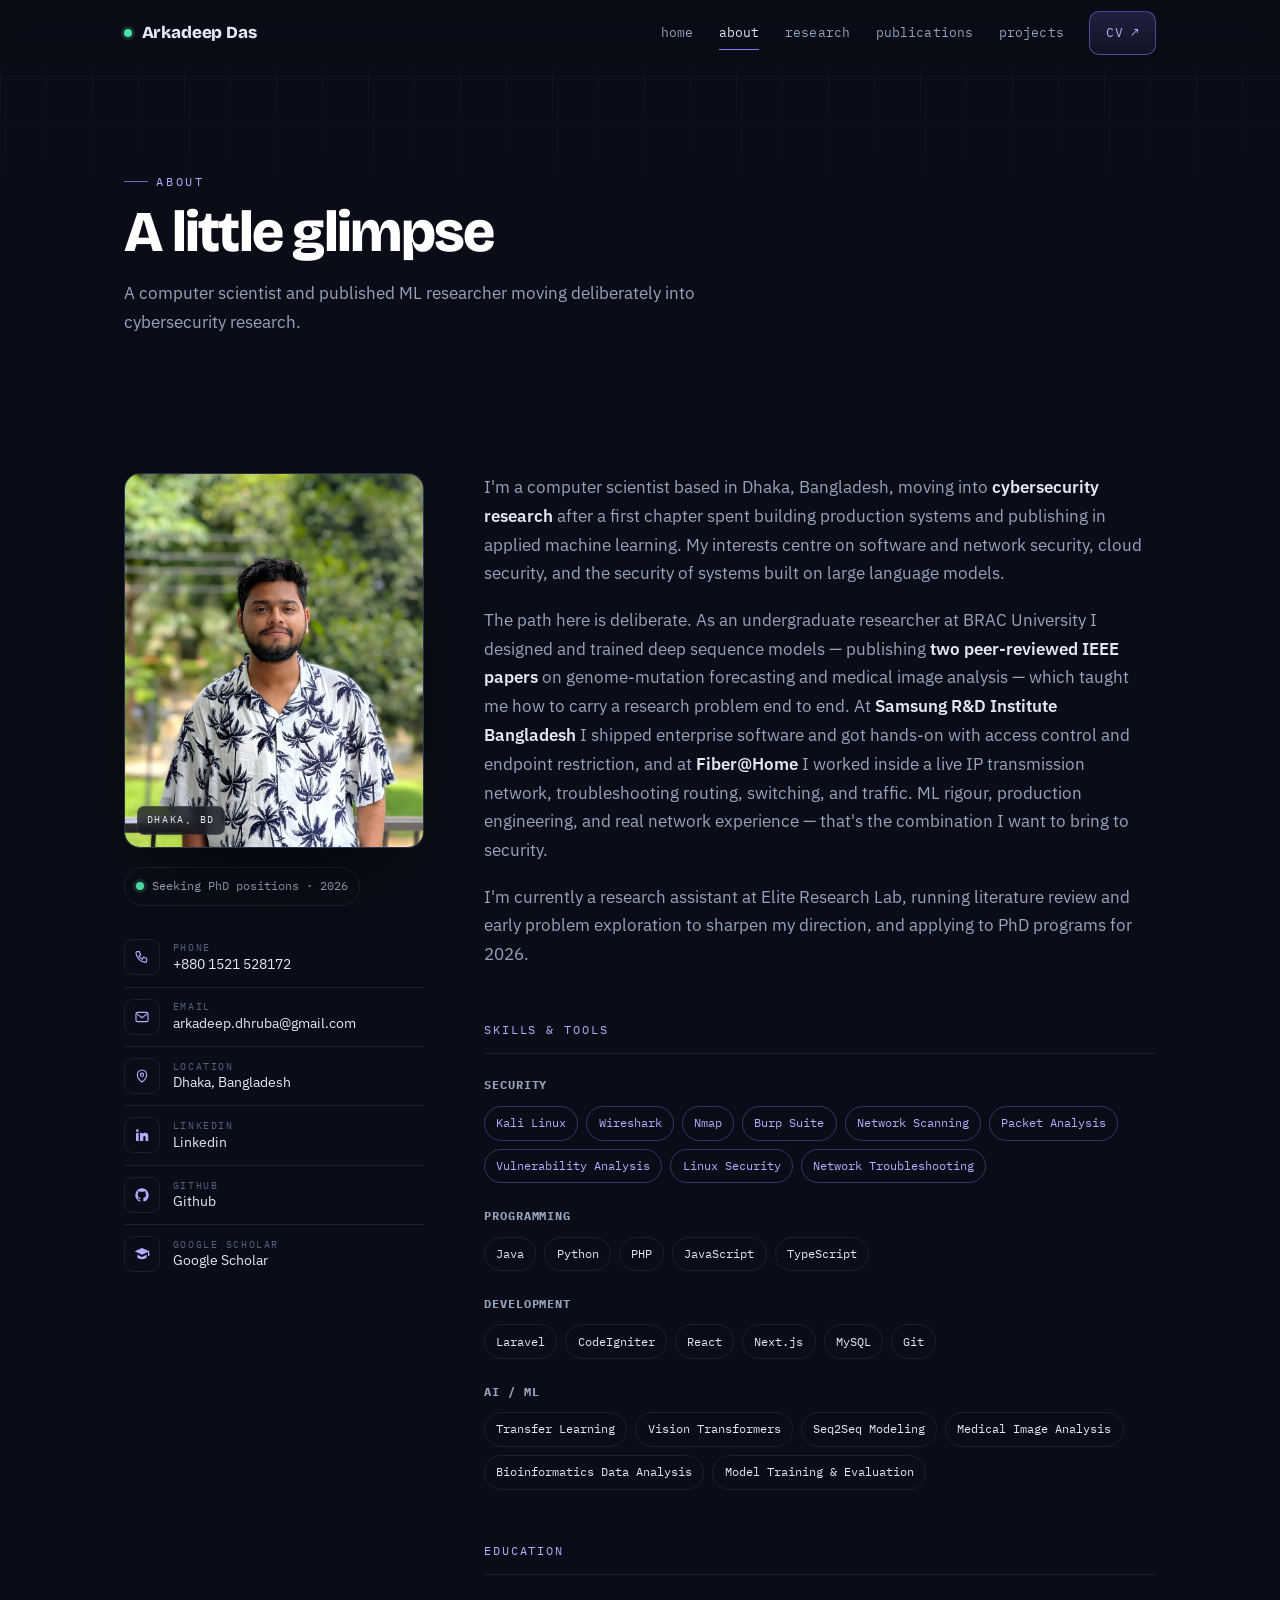
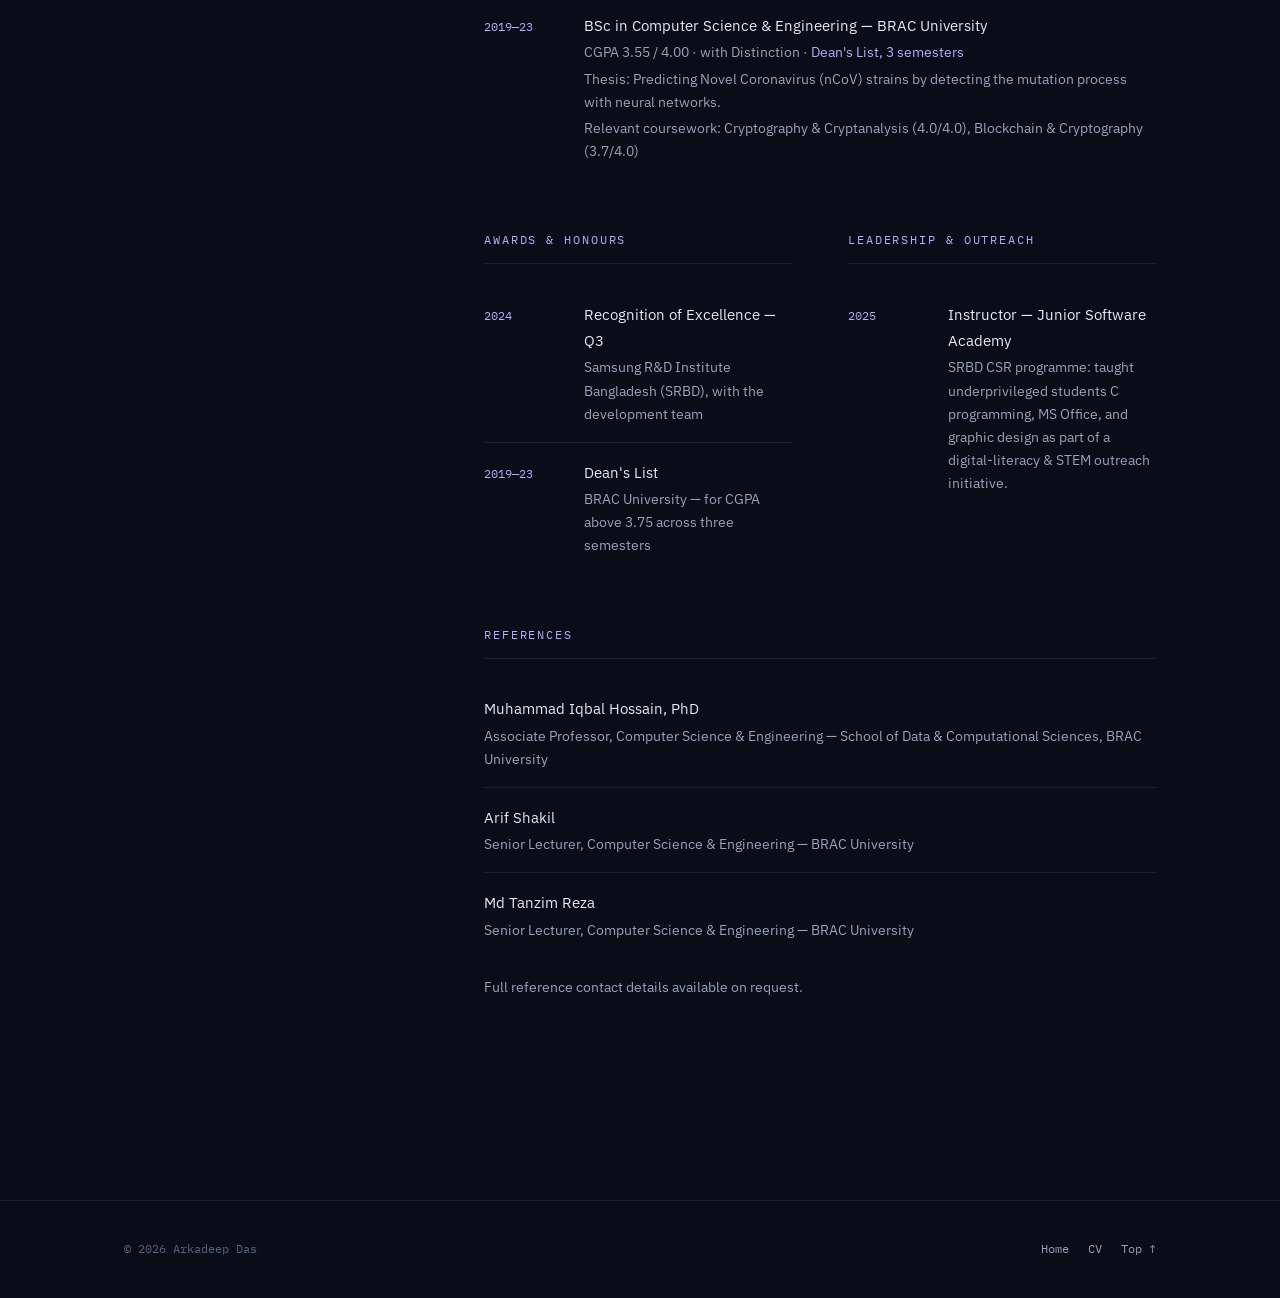
<file: about.html>
<!DOCTYPE html>
<!-- ABOUT · Arkadeep Das. Photo + contact list live here. See index.html header for edit notes. -->
<html lang="en">
<head>
  <meta charset="UTF-8" />
  <meta name="viewport" content="width=device-width, initial-scale=1.0" />
  <title>About — Arkadeep Das</title>
  <meta name="description" content="About Arkadeep Das — background, skills, education, and contact details." />
  <link rel="preconnect" href="https://fonts.googleapis.com" />
  <link rel="preconnect" href="https://fonts.gstatic.com" crossorigin />
  <link href="https://fonts.googleapis.com/css2?family=Bricolage+Grotesque:opsz,wght@12..96,700;12..96,800&family=IBM+Plex+Mono:wght@400;500&family=IBM+Plex+Sans:wght@400;500;600&display=swap" rel="stylesheet" />
  <link rel="stylesheet" href="styles.css" />
  <noscript><style>.reveal,.reveal-group>*{opacity:1!important;transform:none!important}</style></noscript>
</head>

<body id="top">
  <a class="skip" href="#main">Skip to content</a>

  <header class="nav" id="nav">
    <div class="wrap nav__inner">
      <a class="brand" href="index.html"><span class="dot" aria-hidden="true"></span>Arkadeep Das</a>
      <button class="nav__toggle" id="navToggle" aria-label="Toggle menu" aria-expanded="false" aria-controls="menu">
        <svg viewBox="0 0 24 24" fill="none" stroke="currentColor" stroke-width="1.8" stroke-linecap="round"><path d="M4 7h16M4 12h16M4 17h16"/></svg>
      </button>
      <nav class="navlinks" id="menu" aria-label="Primary">
        <a href="index.html">home</a>
        <a href="about.html" aria-current="page">about</a>
        <a href="research.html">research</a>
        <a href="publications.html">publications</a>
        <a href="projects.html">projects</a>
        <a class="btn btn--primary" href="Arkadeep_Das_CV.pdf" target="_blank" rel="noopener">CV ↗</a>
      </nav>
    </div>
  </header>

  <!-- ===== PAGE HERO ===== -->
  <section class="pagehero">
    <div class="wrap">
      <span class="eyebrow reveal">About</span>
      <h1 class="reveal">A little glimpse</h1>
      <p class="lead reveal">A computer scientist and published ML researcher moving deliberately into cybersecurity research.</p>
    </div>
  </section>

  <main id="main">
    <section class="section">
      <div class="wrap about-grid">

        <!-- ===== SIDEBAR: photo + contact ===== -->
        <aside class="about-side reveal">
          <div class="portrait">
            <span class="ph" aria-hidden="true"></span>
            <!-- Save your photo as portrait.jpg in this folder -->
            <img src="arka.jpg" alt="Portrait of Arkadeep Das" onerror="this.style.display='none'" />
            <span class="portrait__tag">Dhaka, BD</span>
          </div>

          <div class="status-pill"><span class="dot" aria-hidden="true"></span>Seeking PhD positions · 2026</div>

          <div class="contact-list">
            <!-- Phone (from your CV) -->
            <a class="cl-item" href="tel:+8801521528172">
              <span class="cl-ic"><svg viewBox="0 0 24 24" fill="none" stroke="currentColor" stroke-width="1.7"><path d="M4 4h4l2 5-2.5 1.5a11 11 0 005 5L14 12l5 2v4a2 2 0 01-2 2A16 16 0 013 6a2 2 0 011-2z"/></svg></span>
              <span class="cl-text"><span class="cl-label">Phone</span><span class="cl-value">+880 1521 528172</span></span>
            </a>
            <!-- TODO: replace with your real email -->
            <a class="cl-item" href="arkadeep.dhruba@gmail.com">
              <span class="cl-ic"><svg viewBox="0 0 24 24" fill="none" stroke="currentColor" stroke-width="1.7"><rect x="3" y="5" width="18" height="14" rx="2"/><path d="M4 7l8 6 8-6"/></svg></span>
              <span class="cl-text"><span class="cl-label">Email</span><span class="cl-value">arkadeep.dhruba@gmail.com</span></span>
            </a>
            <div class="cl-item">
              <span class="cl-ic"><svg viewBox="0 0 24 24" fill="none" stroke="currentColor" stroke-width="1.7"><path d="M12 21s7-5.2 7-11a7 7 0 10-14 0c0 5.8 7 11 7 11z"/><circle cx="12" cy="10" r="2.4"/></svg></span>
              <span class="cl-text"><span class="cl-label">Location</span><span class="cl-value">Dhaka, Bangladesh</span></span>
            </div>
            <!-- TODO: replace href with your LinkedIn URL -->
            <a class="cl-item" href="https://www.linkedin.com/in/arkadeepdas23/" target="_blank" rel="noopener">
              <span class="cl-ic"><svg viewBox="0 0 24 24" fill="currentColor"><path d="M4.98 3.5a2 2 0 11-.02 4 2 2 0 01.02-4zM3 8.98h4V21H3zM9 8.98h3.8v1.64h.05c.53-.95 1.83-1.95 3.77-1.95 4.03 0 4.78 2.5 4.78 5.75V21h-4v-4.9c0-1.17-.02-2.68-1.63-2.68-1.63 0-1.88 1.27-1.88 2.6V21H9z"/></svg></span>
              <span class="cl-text"><span class="cl-label">LinkedIn</span><span class="cl-value">Linkedin</span></span>
            </a>
            <!-- TODO: replace href with your GitHub URL -->
            <a class="cl-item" href="https://github.com/Arkadeep-Das-0/" target="_blank" rel="noopener">
              <span class="cl-ic"><svg viewBox="0 0 24 24" fill="currentColor"><path d="M12 2C6.5 2 2 6.6 2 12.2c0 4.5 2.9 8.3 6.8 9.6.5.1.7-.2.7-.5v-1.7c-2.8.6-3.4-1.2-3.4-1.2-.4-1.2-1.1-1.5-1.1-1.5-.9-.6.1-.6.1-.6 1 .1 1.5 1 1.5 1 .9 1.5 2.3 1.1 2.9.8.1-.7.3-1.1.6-1.4-2.2-.3-4.6-1.1-4.6-5 0-1.1.4-2 1-2.7-.1-.3-.4-1.3.1-2.7 0 0 .8-.3 2.7 1a9.3 9.3 0 015 0c1.9-1.3 2.7-1 2.7-1 .5 1.4.2 2.4.1 2.7.6.7 1 1.6 1 2.7 0 3.9-2.3 4.7-4.6 5 .4.3.7.9.7 1.9v2.8c0 .3.2.6.7.5A10 10 0 0022 12.2C22 6.6 17.5 2 12 2z"/></svg></span>
              <span class="cl-text"><span class="cl-label">GitHub</span><span class="cl-value">Github</span></span>
            </a>
            <!-- TODO: replace href with your Google Scholar URL -->
            <a class="cl-item" href="https://scholar.google.com/citations?user=yY78-eEAAAAJ&hl=en" target="_blank" rel="noopener">
              <span class="cl-ic"><svg viewBox="0 0 24 24" fill="currentColor"><path d="M12 3L1 8l11 5 9-4.1V15h2V8L12 3zM5 13.2V17c0 1.4 3.1 3 7 3s7-1.6 7-3v-3.8l-7 3.2-7-3.2z"/></svg></span>
              <span class="cl-text"><span class="cl-label">Google Scholar</span><span class="cl-value">Google Scholar</span></span>
            </a>
          </div>
        </aside>

        <!-- ===== MAIN COLUMN ===== -->
        <div>
          <div class="prose reveal">
            <p>I'm a computer scientist based in Dhaka, Bangladesh, moving into <strong>cybersecurity research</strong> after a first chapter spent building production systems and publishing in applied machine learning. My interests centre on software and network security, cloud security, and the security of systems built on large language models.</p>
            <p>The path here is deliberate. As an undergraduate researcher at BRAC University I designed and trained deep sequence models — publishing <strong>two peer-reviewed IEEE papers</strong> on genome-mutation forecasting and medical image analysis — which taught me how to carry a research problem end to end. At <strong>Samsung R&amp;D Institute Bangladesh</strong> I shipped enterprise software and got hands-on with access control and endpoint restriction, and at <strong>Fiber@Home</strong> I worked inside a live IP transmission network, troubleshooting routing, switching, and traffic. ML rigour, production engineering, and real network experience — that's the combination I want to bring to security.</p>
            <p>I'm currently a research assistant at Elite Research Lab, running literature review and early problem exploration to sharpen my direction, and applying to PhD programs for 2026.</p>
          </div>

          <!-- SKILLS -->
          <div class="block reveal">
            <div class="block__title">Skills &amp; tools</div>
            <div class="skillset">
              <div class="skillgroup">
                <h4>Security</h4>
                <div class="chips">
                  <span class="chip chip--accent">Kali Linux</span>
                  <span class="chip chip--accent">Wireshark</span>
                  <span class="chip chip--accent">Nmap</span>
                  <span class="chip chip--accent">Burp Suite</span>
                  <span class="chip chip--accent">Network Scanning</span>
                  <span class="chip chip--accent">Packet Analysis</span>
                  <span class="chip chip--accent">Vulnerability Analysis</span>
                  <span class="chip chip--accent">Linux Security</span>
                  <span class="chip chip--accent">Network Troubleshooting</span>
                </div>
              </div>
              <div class="skillgroup">
                <h4>Programming</h4>
                <div class="chips">
                  <span class="chip">Java</span><span class="chip">Python</span><span class="chip">PHP</span>
                  <span class="chip">JavaScript</span><span class="chip">TypeScript</span>
                </div>
              </div>
              <div class="skillgroup">
                <h4>Development</h4>
                <div class="chips">
                  <span class="chip">Laravel</span><span class="chip">CodeIgniter</span><span class="chip">React</span>
                  <span class="chip">Next.js</span><span class="chip">MySQL</span><span class="chip">Git</span>
                </div>
              </div>
              <div class="skillgroup">
                <h4>AI / ML</h4>
                <div class="chips">
                  <span class="chip">Transfer Learning</span><span class="chip">Vision Transformers</span>
                  <span class="chip">Seq2Seq Modeling</span><span class="chip">Medical Image Analysis</span>
                  <span class="chip">Bioinformatics Data Analysis</span><span class="chip">Model Training &amp; Evaluation</span>
                </div>
              </div>
            </div>
          </div>

          <!-- EDUCATION -->
          <div class="block reveal">
            <div class="block__title">Education</div>
            <div class="list">
              <div class="list__item">
                <span class="list__year">2019—23</span>
                <span class="list__body">BSc in Computer Science &amp; Engineering — BRAC University
                  <span class="list__sub">CGPA 3.55 / 4.00 · with Distinction · <span class="award">Dean's List, 3 semesters</span></span>
                  <span class="list__sub">Thesis: Predicting Novel Coronavirus (nCoV) strains by detecting the mutation process with neural networks.</span>
                  <span class="list__sub">Relevant coursework: Cryptography &amp; Cryptanalysis (4.0/4.0), Blockchain &amp; Cryptography (3.7/4.0)</span>
                </span>
              </div>
            </div>
          </div>

          <!-- AWARDS + LEADERSHIP -->
          <div class="block reveal">
            <div class="cols-2">
              <div>
                <div class="block__title" style="margin-top:0">Awards &amp; honours</div>
                <div class="list">
                  <div class="list__item">
                    <span class="list__year">2024</span>
                    <span class="list__body">Recognition of Excellence — Q3<span class="list__sub">Samsung R&amp;D Institute Bangladesh (SRBD), with the development team</span></span>
                  </div>
                  <div class="list__item">
                    <span class="list__year">2019—23</span>
                    <span class="list__body">Dean's List<span class="list__sub">BRAC University — for CGPA above 3.75 across three semesters</span></span>
                  </div>
                </div>
              </div>
              <div>
                <div class="block__title" style="margin-top:0">Leadership &amp; outreach</div>
                <div class="list">
                  <div class="list__item">
                    <span class="list__year">2025</span>
                    <span class="list__body">Instructor — Junior Software Academy<span class="list__sub">SRBD CSR programme: taught underprivileged students C programming, MS Office, and graphic design as part of a digital-literacy &amp; STEM outreach initiative.</span></span>
                  </div>
                </div>
              </div>
            </div>
          </div>

          <!-- REFERENCES -->
          <div class="block reveal">
            <div class="block__title">References</div>
            <div class="list">
              <div class="list__item" style="grid-template-columns:1fr">
                <span class="list__body">Muhammad Iqbal Hossain, PhD<span class="list__sub">Associate Professor, Computer Science &amp; Engineering — School of Data &amp; Computational Sciences, BRAC University</span></span>
              </div>
              <div class="list__item" style="grid-template-columns:1fr">
                <span class="list__body">Arif Shakil<span class="list__sub">Senior Lecturer, Computer Science &amp; Engineering — BRAC University</span></span>
              </div>
              <div class="list__item" style="grid-template-columns:1fr">
                <span class="list__body">Md Tanzim Reza<span class="list__sub">Senior Lecturer, Computer Science &amp; Engineering — BRAC University</span></span>
              </div>
            </div>
            <p class="lead" style="margin-top:1.1rem; font-size:.9rem;">Full reference contact details available on request.</p>
          </div>
        </div>
      </div>
    </section>
  </main>

  <footer class="footer">
    <div class="wrap footer__inner">
      <span>© 2026 Arkadeep Das</span>
      <span class="footer__links">
        <a href="index.html">Home</a>
        <a href="Arkadeep_Das_CV.pdf" target="_blank" rel="noopener">CV</a>
        <a href="#top">Top ↑</a>
      </span>
    </div>
  </footer>

  <script src="main.js" defer></script>
</body>
</html>
</file>
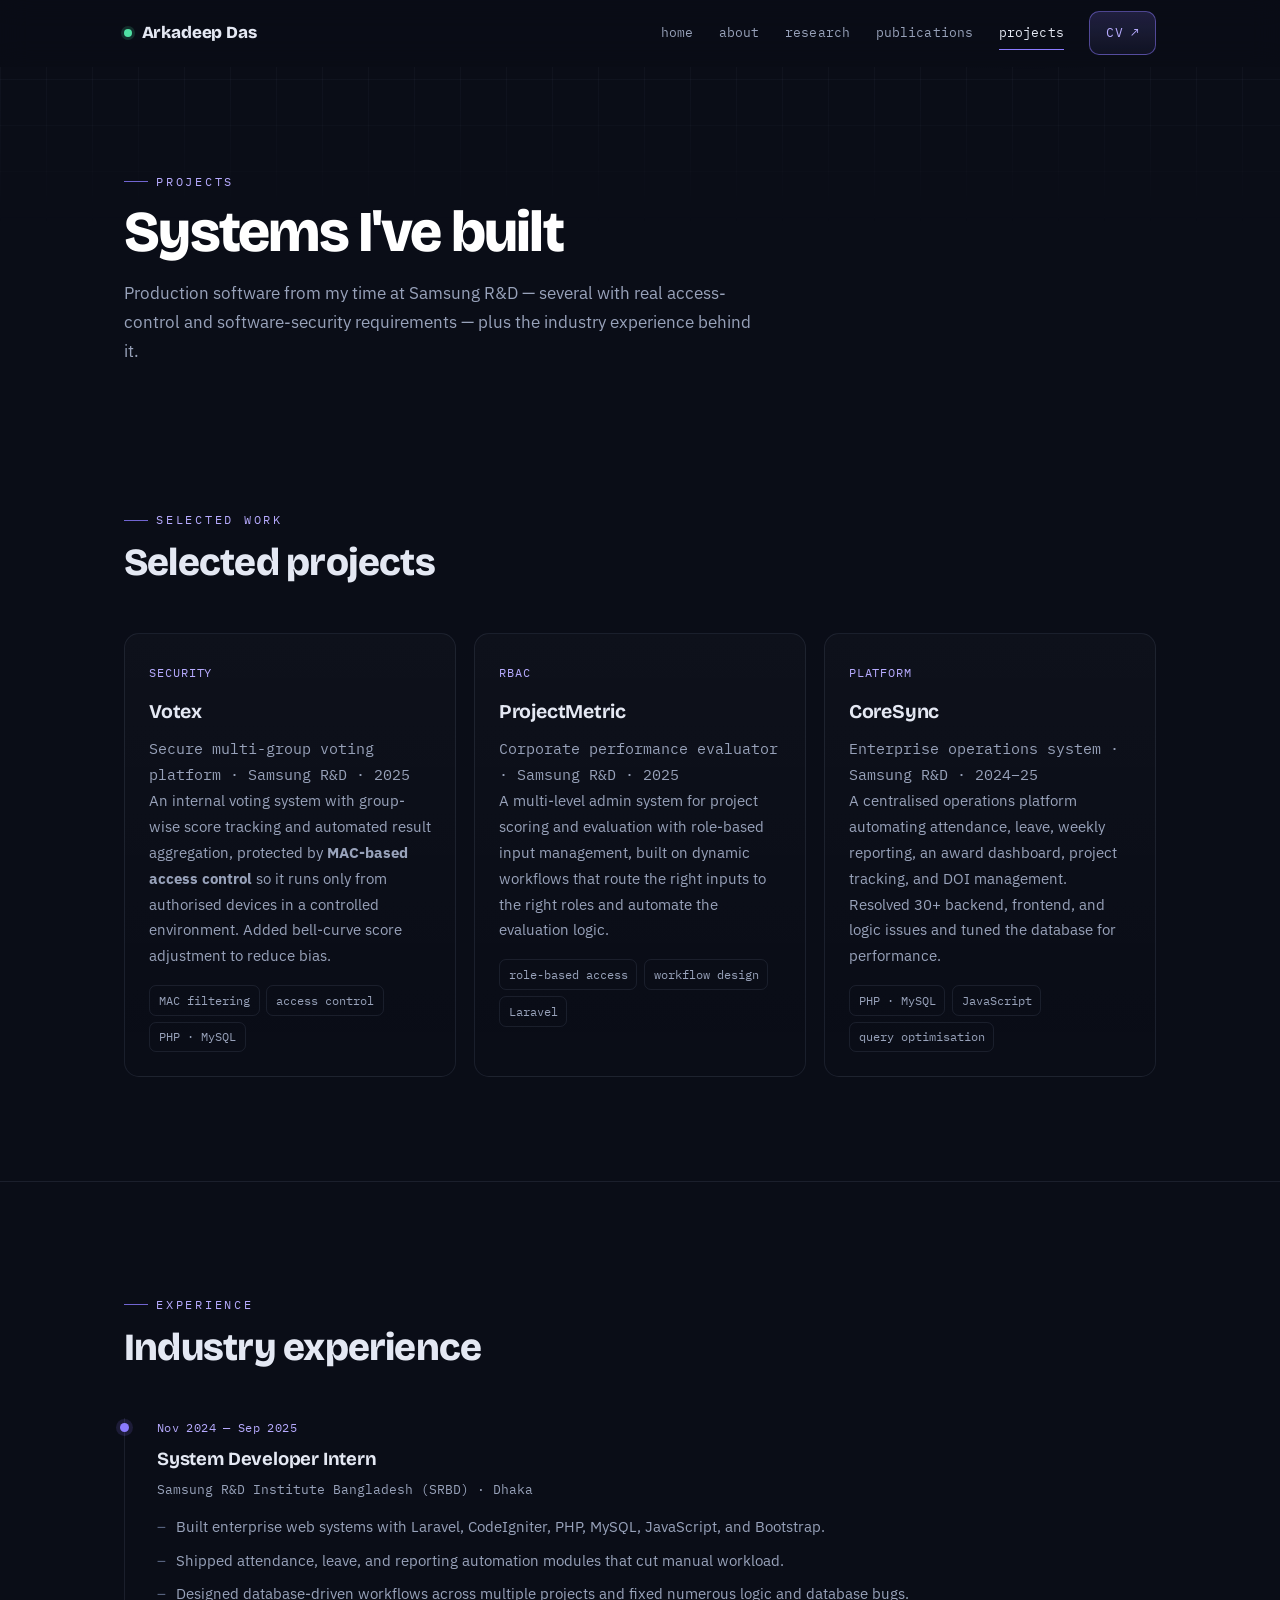
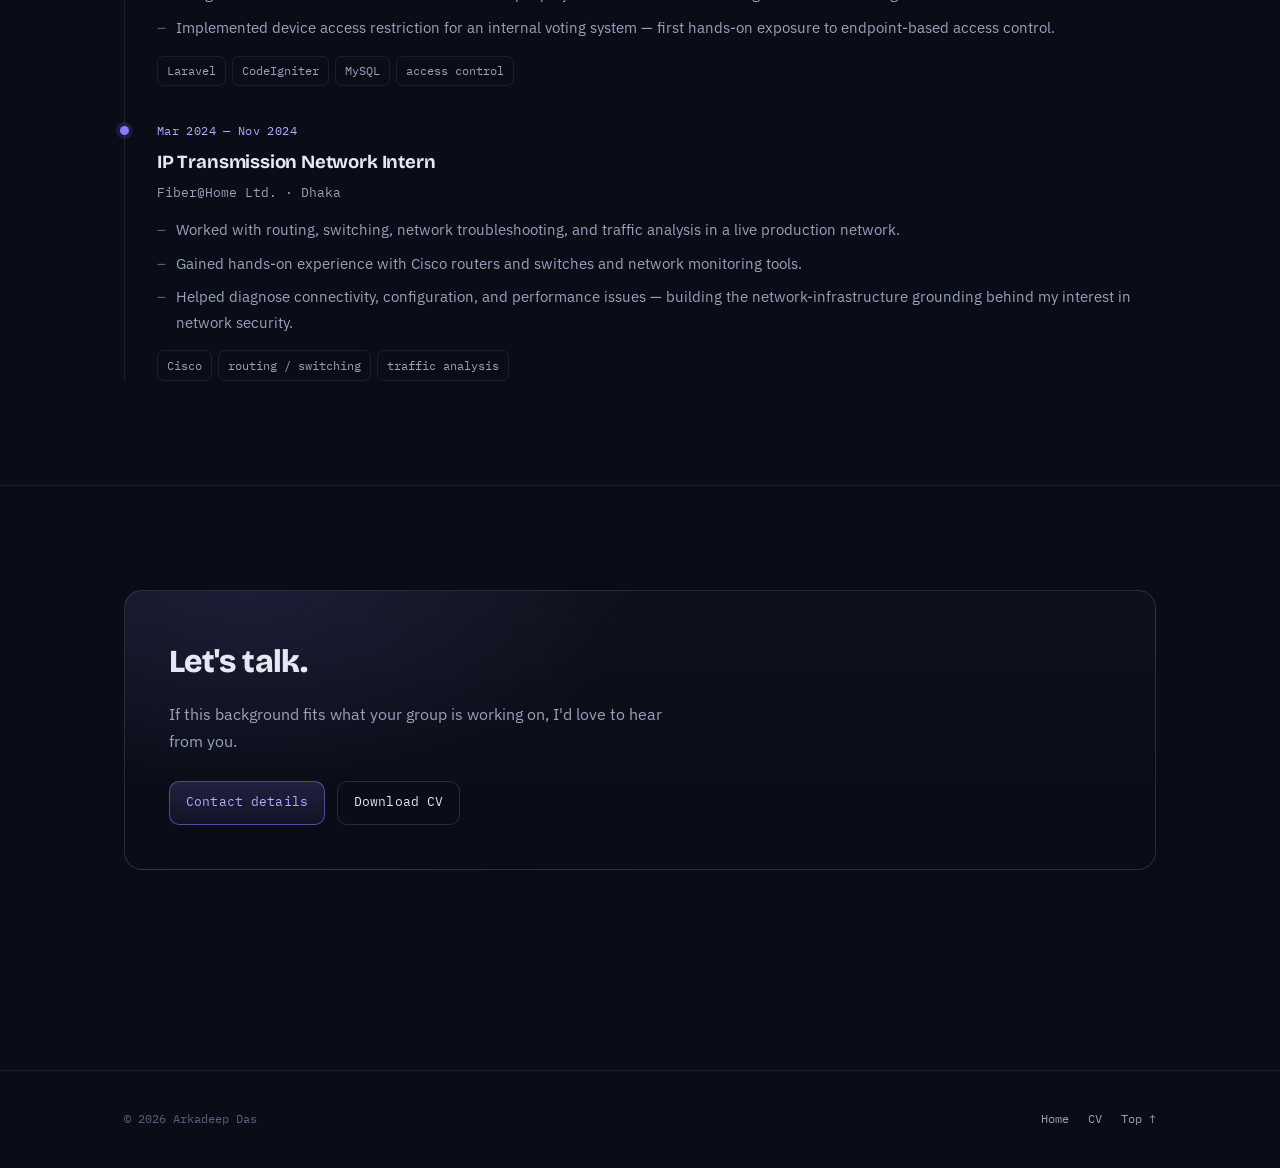
<file: projects.html>
<!DOCTYPE html>
<!-- PROJECTS · Arkadeep Das. See index.html header for edit notes. -->
<html lang="en">
<head>
  <meta charset="UTF-8" />
  <meta name="viewport" content="width=device-width, initial-scale=1.0" />
  <title>Projects — Arkadeep Das</title>
  <meta name="description" content="Selected projects and industry experience of Arkadeep Das." />
  <link rel="preconnect" href="https://fonts.googleapis.com" />
  <link rel="preconnect" href="https://fonts.gstatic.com" crossorigin />
  <link href="https://fonts.googleapis.com/css2?family=Bricolage+Grotesque:opsz,wght@12..96,700;12..96,800&family=IBM+Plex+Mono:wght@400;500&family=IBM+Plex+Sans:wght@400;500;600&display=swap" rel="stylesheet" />
  <link rel="stylesheet" href="styles.css" />
  <noscript><style>.reveal,.reveal-group>*{opacity:1!important;transform:none!important}</style></noscript>
</head>

<body id="top">
  <a class="skip" href="#main">Skip to content</a>

  <header class="nav" id="nav">
    <div class="wrap nav__inner">
      <a class="brand" href="index.html"><span class="dot" aria-hidden="true"></span>Arkadeep Das</a>
      <button class="nav__toggle" id="navToggle" aria-label="Toggle menu" aria-expanded="false" aria-controls="menu">
        <svg viewBox="0 0 24 24" fill="none" stroke="currentColor" stroke-width="1.8" stroke-linecap="round"><path d="M4 7h16M4 12h16M4 17h16"/></svg>
      </button>
      <nav class="navlinks" id="menu" aria-label="Primary">
        <a href="index.html">home</a>
        <a href="about.html">about</a>
        <a href="research.html">research</a>
        <a href="publications.html">publications</a>
        <a href="projects.html" aria-current="page">projects</a>
        <a class="btn btn--primary" href="Arkadeep_Das_CV.pdf" target="_blank" rel="noopener">CV ↗</a>
      </nav>
    </div>
  </header>

  <section class="pagehero">
    <div class="wrap">
      <span class="eyebrow reveal">Projects</span>
      <h1 class="reveal">Systems I've built</h1>
      <p class="lead reveal">Production software from my time at Samsung R&amp;D — several with real access-control and software-security requirements — plus the industry experience behind it.</p>
    </div>
  </section>

  <main id="main">
    <!-- ===== SELECTED PROJECTS ===== -->
    <section class="section">
      <div class="wrap">
        <div class="section__head reveal">
          <span class="eyebrow">Selected work</span>
          <h2 class="h2">Selected projects</h2>
        </div>

        <div class="grid-3 reveal-group">
          <article class="card">
            <span class="card__tag">security</span>
            <h3>Votex</h3>
            <p class="card__meta">Secure multi-group voting platform · Samsung R&amp;D · 2025</p>
            <p>An internal voting system with group-wise score tracking and automated result aggregation, protected by <strong>MAC-based access control</strong> so it runs only from authorised devices in a controlled environment. Added bell-curve score adjustment to reduce bias.</p>
            <div class="keys"><span class="key">MAC filtering</span><span class="key">access control</span><span class="key">PHP · MySQL</span></div>
          </article>

          <article class="card">
            <span class="card__tag">rbac</span>
            <h3>ProjectMetric</h3>
            <p class="card__meta">Corporate performance evaluator · Samsung R&amp;D · 2025</p>
            <p>A multi-level admin system for project scoring and evaluation with role-based input management, built on dynamic workflows that route the right inputs to the right roles and automate the evaluation logic.</p>
            <div class="keys"><span class="key">role-based access</span><span class="key">workflow design</span><span class="key">Laravel</span></div>
          </article>

          <article class="card">
            <span class="card__tag">platform</span>
            <h3>CoreSync</h3>
            <p class="card__meta">Enterprise operations system · Samsung R&amp;D · 2024–25</p>
            <p>A centralised operations platform automating attendance, leave, weekly reporting, an award dashboard, project tracking, and DOI management. Resolved 30+ backend, frontend, and logic issues and tuned the database for performance.</p>
            <div class="keys"><span class="key">PHP · MySQL</span><span class="key">JavaScript</span><span class="key">query optimisation</span></div>
          </article>
        </div>
      </div>
    </section>

    <!-- ===== INDUSTRY EXPERIENCE ===== -->
    <section class="section section--line">
      <div class="wrap">
        <div class="section__head reveal">
          <span class="eyebrow">Experience</span>
          <h2 class="h2">Industry experience</h2>
        </div>

        <div class="timeline reveal">
          <div class="tl-item">
            <div class="tl-date">Nov 2024 — Sep 2025</div>
            <div class="tl-role">System Developer Intern</div>
            <div class="tl-org">Samsung R&amp;D Institute Bangladesh (SRBD) · Dhaka</div>
            <ul class="tl-bullets">
              <li>Built enterprise web systems with Laravel, CodeIgniter, PHP, MySQL, JavaScript, and Bootstrap.</li>
              <li>Shipped attendance, leave, and reporting automation modules that cut manual workload.</li>
              <li>Designed database-driven workflows across multiple projects and fixed numerous logic and database bugs.</li>
              <li>Implemented device access restriction for an internal voting system — first hands-on exposure to endpoint-based access control.</li>
            </ul>
            <div class="tl-keys"><span class="key">Laravel</span><span class="key">CodeIgniter</span><span class="key">MySQL</span><span class="key">access control</span></div>
          </div>

          <div class="tl-item">
            <div class="tl-date">Mar 2024 — Nov 2024</div>
            <div class="tl-role">IP Transmission Network Intern</div>
            <div class="tl-org">Fiber@Home Ltd. · Dhaka</div>
            <ul class="tl-bullets">
              <li>Worked with routing, switching, network troubleshooting, and traffic analysis in a live production network.</li>
              <li>Gained hands-on experience with Cisco routers and switches and network monitoring tools.</li>
              <li>Helped diagnose connectivity, configuration, and performance issues — building the network-infrastructure grounding behind my interest in network security.</li>
            </ul>
            <div class="tl-keys"><span class="key">Cisco</span><span class="key">routing / switching</span><span class="key">traffic analysis</span></div>
          </div>
        </div>
      </div>
    </section>

    <!-- ===== CTA ===== -->
    <section class="section section--line">
      <div class="wrap">
        <div class="ctastrip reveal">
          <h2>Let's talk.</h2>
          <p>If this background fits what your group is working on, I'd love to hear from you.</p>
          <div class="row">
            <a class="btn btn--primary" href="about.html">Contact details</a>
            <a class="btn" href="Arkadeep_Das_CV.pdf" target="_blank" rel="noopener">Download CV</a>
          </div>
        </div>
      </div>
    </section>
  </main>

  <footer class="footer">
    <div class="wrap footer__inner">
      <span>© 2026 Arkadeep Das</span>
      <span class="footer__links">
        <a href="index.html">Home</a>
        <a href="Arkadeep_Das_CV.pdf" target="_blank" rel="noopener">CV</a>
        <a href="#top">Top ↑</a>
      </span>
    </div>
  </footer>

  <script src="main.js" defer></script>
</body>
</html>
</file>
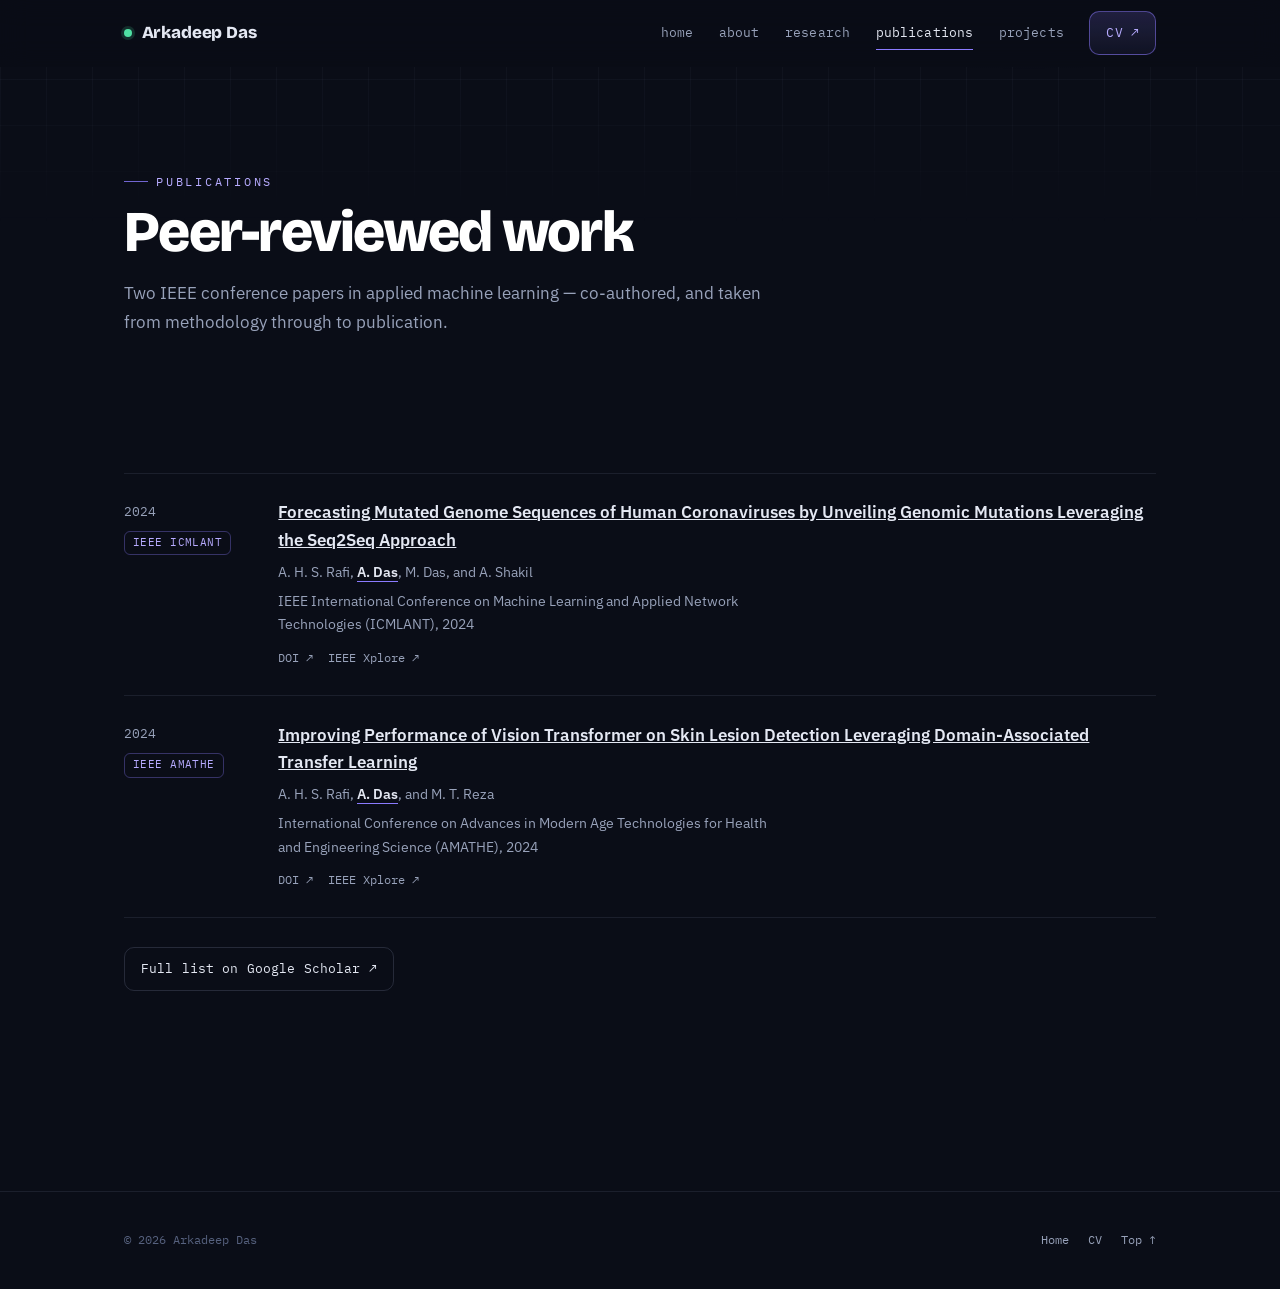
<file: publications.html>
<!DOCTYPE html>
<!-- PUBLICATIONS · Arkadeep Das. See index.html header for edit notes. -->
<html lang="en">
<head>
  <meta charset="UTF-8" />
  <meta name="viewport" content="width=device-width, initial-scale=1.0" />
  <title>Publications — Arkadeep Das</title>
  <meta name="description" content="Peer-reviewed publications by Arkadeep Das." />
  <link rel="preconnect" href="https://fonts.googleapis.com" />
  <link rel="preconnect" href="https://fonts.gstatic.com" crossorigin />
  <link href="https://fonts.googleapis.com/css2?family=Bricolage+Grotesque:opsz,wght@12..96,700;12..96,800&family=IBM+Plex+Mono:wght@400;500&family=IBM+Plex+Sans:wght@400;500;600&display=swap" rel="stylesheet" />
  <link rel="stylesheet" href="styles.css" />
  <noscript><style>.reveal,.reveal-group>*{opacity:1!important;transform:none!important}</style></noscript>
</head>

<body id="top">
  <a class="skip" href="#main">Skip to content</a>

  <header class="nav" id="nav">
    <div class="wrap nav__inner">
      <a class="brand" href="index.html"><span class="dot" aria-hidden="true"></span>Arkadeep Das</a>
      <button class="nav__toggle" id="navToggle" aria-label="Toggle menu" aria-expanded="false" aria-controls="menu">
        <svg viewBox="0 0 24 24" fill="none" stroke="currentColor" stroke-width="1.8" stroke-linecap="round"><path d="M4 7h16M4 12h16M4 17h16"/></svg>
      </button>
      <nav class="navlinks" id="menu" aria-label="Primary">
        <a href="index.html">home</a>
        <a href="about.html">about</a>
        <a href="research.html">research</a>
        <a href="publications.html" aria-current="page">publications</a>
        <a href="projects.html">projects</a>
        <a class="btn btn--primary" href="Arkadeep_Das_CV.pdf" target="_blank" rel="noopener">CV ↗</a>
      </nav>
    </div>
  </header>

  <section class="pagehero">
    <div class="wrap">
      <span class="eyebrow reveal">Publications</span>
      <h1 class="reveal">Peer-reviewed work</h1>
      <p class="lead reveal">Two IEEE conference papers in applied machine learning — co-authored, and taken from methodology through to publication.</p>
    </div>
  </section>

  <main id="main">
    <section class="section">
      <div class="wrap">
        <div class="pubs reveal-group">
          <!-- Paper 1 -->
          <div class="pub">
            <div class="pub__side">
              <div class="pub__year">2024</div>
              <span class="venue">IEEE ICMLANT</span>
            </div>
            <div>
              <a class="pub__title" href="https://doi.org/10.1109/ICMLANT63295.2024.00019" target="_blank" rel="noopener">Forecasting Mutated Genome Sequences of Human Coronaviruses by Unveiling Genomic Mutations Leveraging the Seq2Seq Approach</a>
              <p class="pub__authors">A. H. S. Rafi, <span class="me">A. Das</span>, M. Das, and A. Shakil</p>
              <p class="lead" style="margin-top:.35rem; font-size:.85rem;">IEEE International Conference on Machine Learning and Applied Network Technologies (ICMLANT), 2024</p>
              <div class="pub__links">
                <a href="https://doi.org/10.1109/ICMLANT63295.2024.00019" target="_blank" rel="noopener">DOI ↗</a>
                <a href="https://doi.org/10.1109/ICMLANT63295.2024.00019" target="_blank" rel="noopener">IEEE Xplore ↗</a>
              </div>
            </div>
          </div>

          <!-- Paper 2 -->
          <div class="pub">
            <div class="pub__side">
              <div class="pub__year">2024</div>
              <span class="venue">IEEE AMATHE</span>
            </div>
            <div>
              <a class="pub__title" href="https://doi.org/10.1109/AMATHE61652.2024.10582204" target="_blank" rel="noopener">Improving Performance of Vision Transformer on Skin Lesion Detection Leveraging Domain-Associated Transfer Learning</a>
              <p class="pub__authors">A. H. S. Rafi, <span class="me">A. Das</span>, and M. T. Reza</p>
              <p class="lead" style="margin-top:.35rem; font-size:.85rem;">International Conference on Advances in Modern Age Technologies for Health and Engineering Science (AMATHE), 2024</p>
              <div class="pub__links">
                <a href="https://doi.org/10.1109/AMATHE61652.2024.10582204" target="_blank" rel="noopener">DOI ↗</a>
                <a href="https://doi.org/10.1109/AMATHE61652.2024.10582204" target="_blank" rel="noopener">IEEE Xplore ↗</a>
              </div>
            </div>
          </div>
        </div>

        <div class="pubs__more reveal">
          <!-- TODO: replace with your Google Scholar profile URL -->
          <a class="btn" href="#" target="_blank" rel="noopener">Full list on Google Scholar ↗</a>
        </div>
      </div>
    </section>
  </main>

  <footer class="footer">
    <div class="wrap footer__inner">
      <span>© 2026 Arkadeep Das</span>
      <span class="footer__links">
        <a href="index.html">Home</a>
        <a href="Arkadeep_Das_CV.pdf" target="_blank" rel="noopener">CV</a>
        <a href="#top">Top ↑</a>
      </span>
    </div>
  </footer>

  <script src="main.js" defer></script>
</body>
</html>
</file>
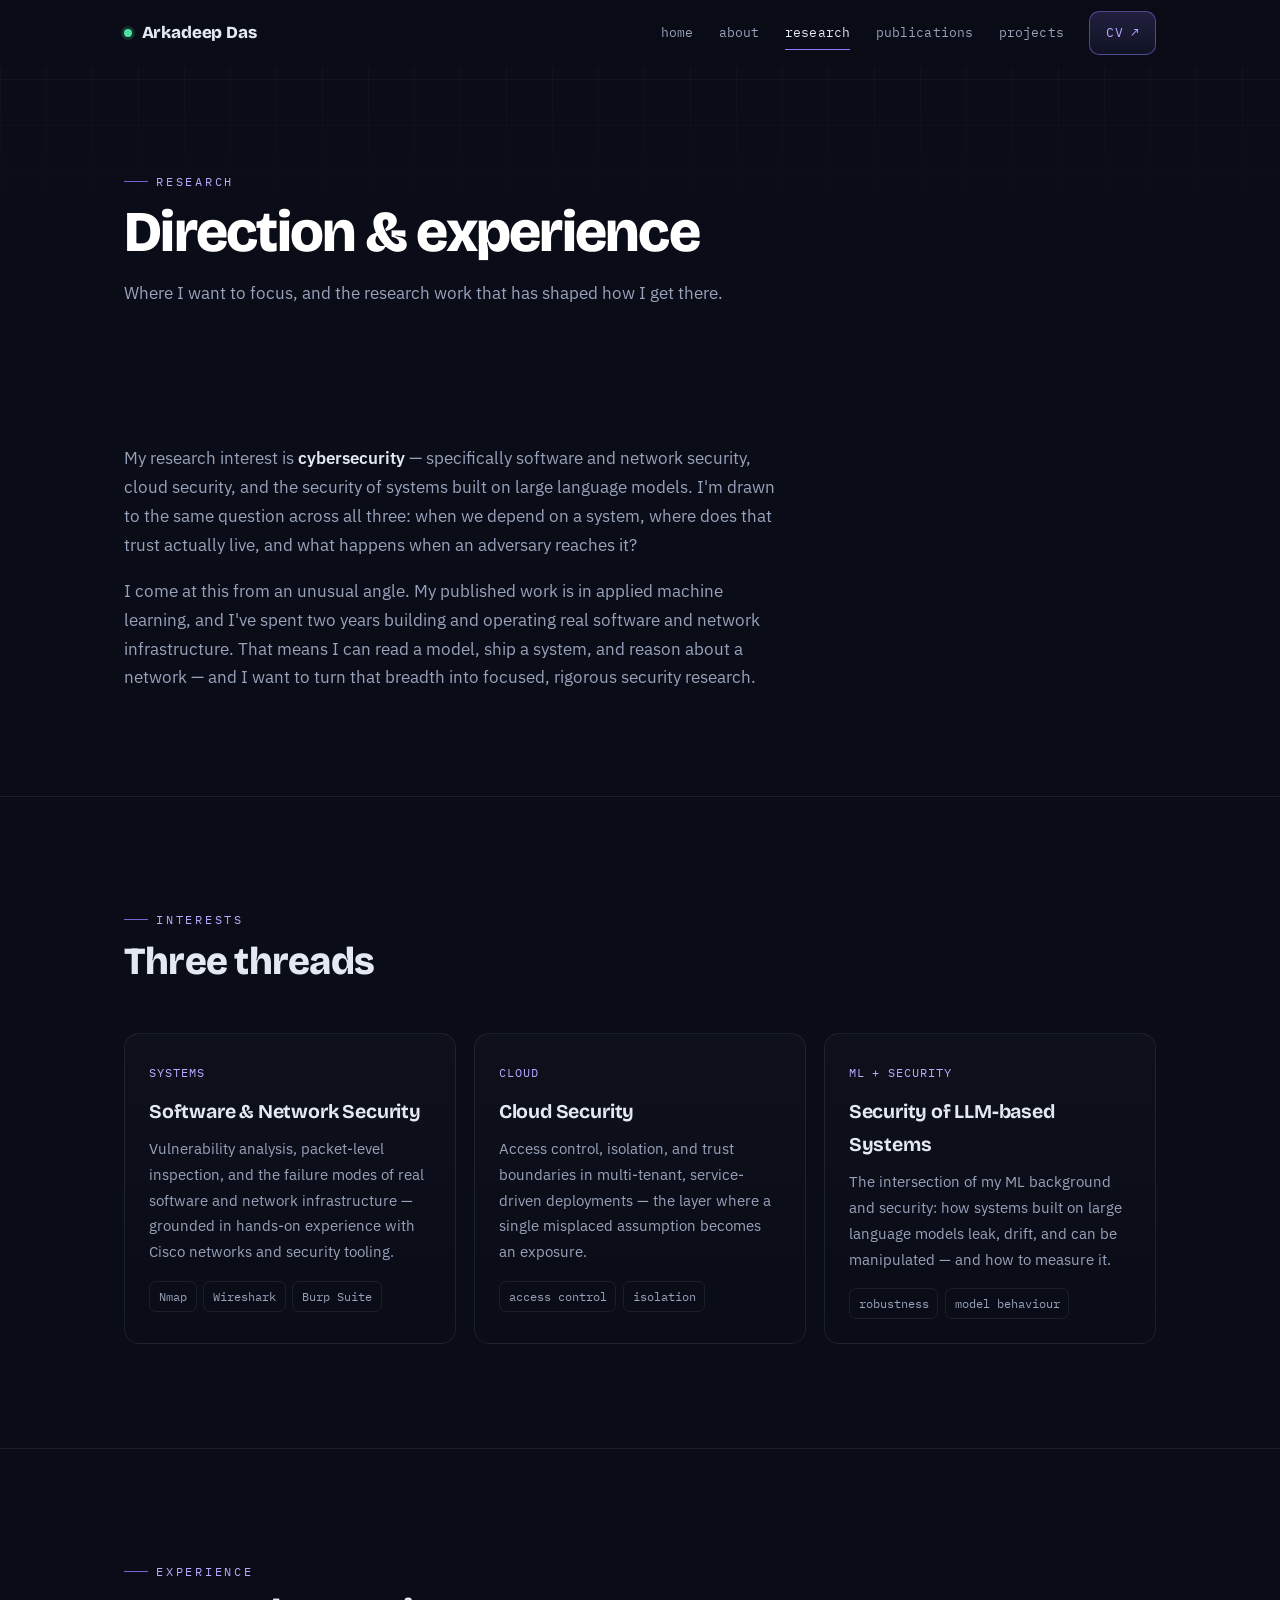
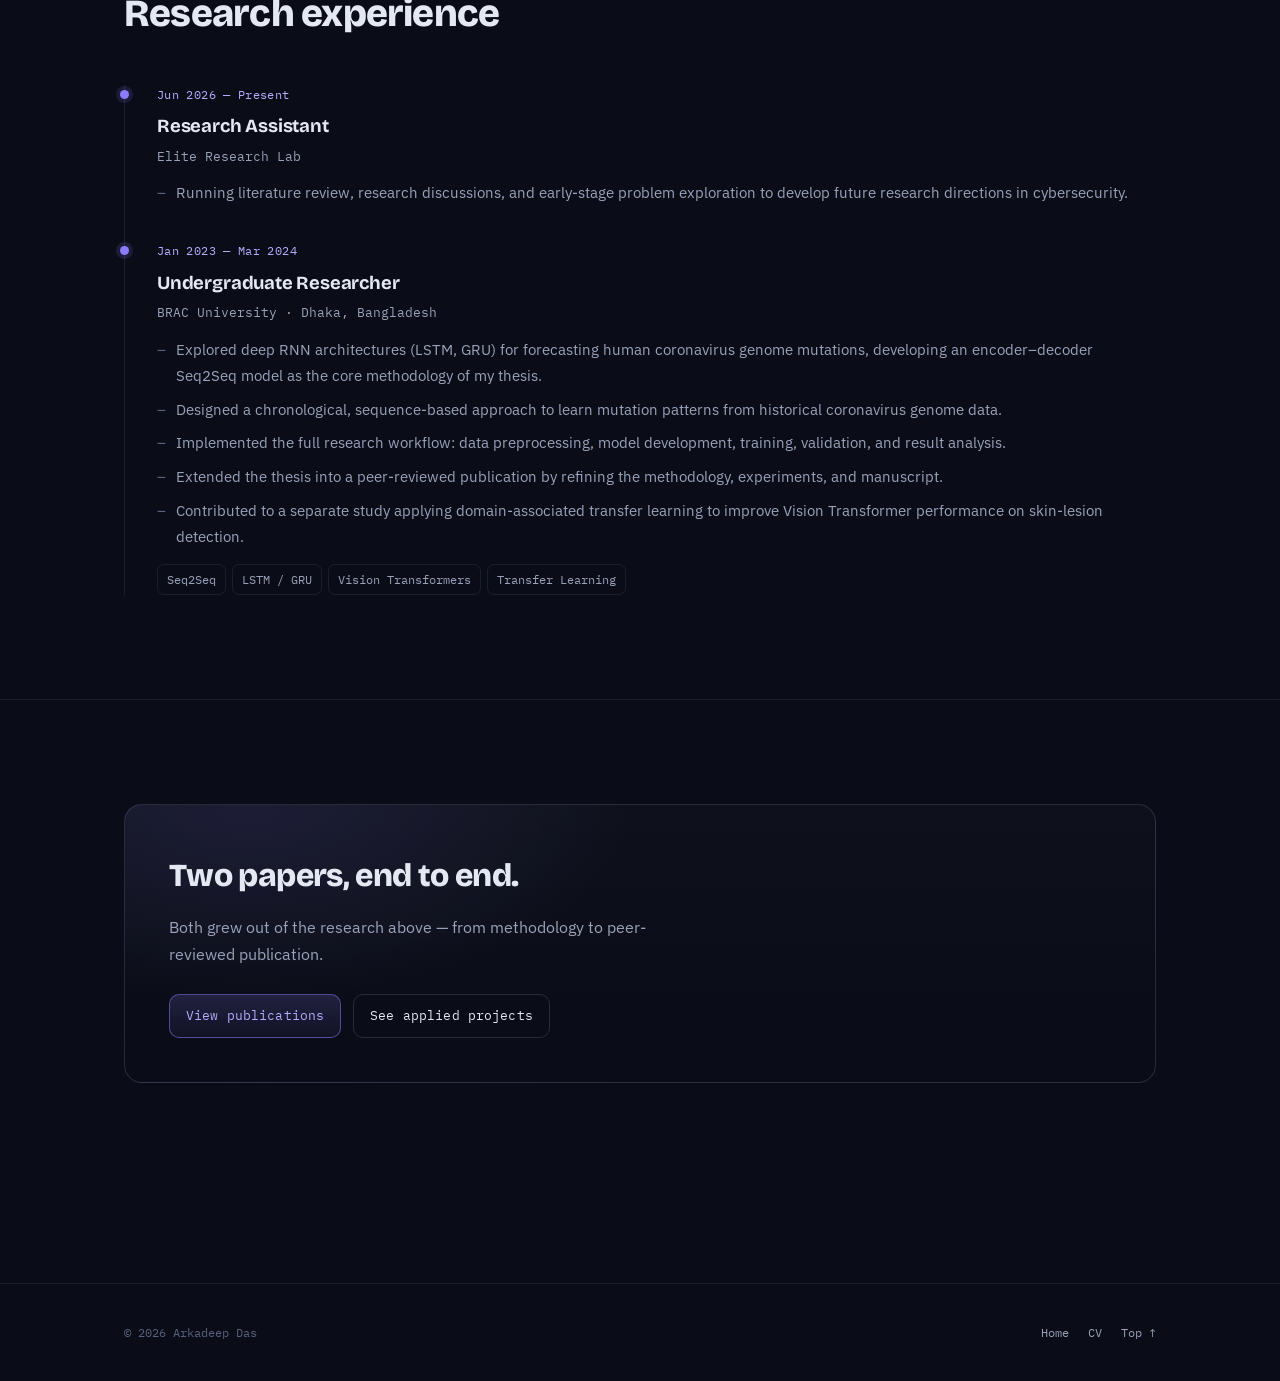
<file: research.html>
<!DOCTYPE html>
<!-- RESEARCH · Arkadeep Das. See index.html header for edit notes. -->
<html lang="en">
<head>
  <meta charset="UTF-8" />
  <meta name="viewport" content="width=device-width, initial-scale=1.0" />
  <title>Research — Arkadeep Das</title>
  <meta name="description" content="Research interests and experience of Arkadeep Das — security, machine learning, and networked systems." />
  <link rel="preconnect" href="https://fonts.googleapis.com" />
  <link rel="preconnect" href="https://fonts.gstatic.com" crossorigin />
  <link href="https://fonts.googleapis.com/css2?family=Bricolage+Grotesque:opsz,wght@12..96,700;12..96,800&family=IBM+Plex+Mono:wght@400;500&family=IBM+Plex+Sans:wght@400;500;600&display=swap" rel="stylesheet" />
  <link rel="stylesheet" href="styles.css" />
  <noscript><style>.reveal,.reveal-group>*{opacity:1!important;transform:none!important}</style></noscript>
</head>

<body id="top">
  <a class="skip" href="#main">Skip to content</a>

  <header class="nav" id="nav">
    <div class="wrap nav__inner">
      <a class="brand" href="index.html"><span class="dot" aria-hidden="true"></span>Arkadeep Das</a>
      <button class="nav__toggle" id="navToggle" aria-label="Toggle menu" aria-expanded="false" aria-controls="menu">
        <svg viewBox="0 0 24 24" fill="none" stroke="currentColor" stroke-width="1.8" stroke-linecap="round"><path d="M4 7h16M4 12h16M4 17h16"/></svg>
      </button>
      <nav class="navlinks" id="menu" aria-label="Primary">
        <a href="index.html">home</a>
        <a href="about.html">about</a>
        <a href="research.html" aria-current="page">research</a>
        <a href="publications.html">publications</a>
        <a href="projects.html">projects</a>
        <a class="btn btn--primary" href="Arkadeep_Das_CV.pdf" target="_blank" rel="noopener">CV ↗</a>
      </nav>
    </div>
  </header>

  <section class="pagehero">
    <div class="wrap">
      <span class="eyebrow reveal">Research</span>
      <h1 class="reveal">Direction &amp; experience</h1>
      <p class="lead reveal">Where I want to focus, and the research work that has shaped how I get there.</p>
    </div>
  </section>

  <main id="main">
    <!-- ===== RESEARCH STATEMENT ===== -->
    <section class="section">
      <div class="wrap">
        <div class="prose reveal">
          <p>My research interest is <strong>cybersecurity</strong> — specifically software and network security, cloud security, and the security of systems built on large language models. I'm drawn to the same question across all three: when we depend on a system, where does that trust actually live, and what happens when an adversary reaches it?</p>
          <p>I come at this from an unusual angle. My published work is in applied machine learning, and I've spent two years building and operating real software and network infrastructure. That means I can read a model, ship a system, and reason about a network — and I want to turn that breadth into focused, rigorous security research.</p>
        </div>
      </div>
    </section>

    <!-- ===== INTERESTS ===== -->
    <section class="section section--line">
      <div class="wrap">
        <div class="section__head reveal">
          <span class="eyebrow">Interests</span>
          <h2 class="h2">Three threads</h2>
        </div>
        <div class="grid-3 reveal-group">
          <article class="card">
            <span class="card__tag">systems</span>
            <h3>Software &amp; Network Security</h3>
            <p>Vulnerability analysis, packet-level inspection, and the failure modes of real software and network infrastructure — grounded in hands-on experience with Cisco networks and security tooling.</p>
            <div class="keys"><span class="key">Nmap</span><span class="key">Wireshark</span><span class="key">Burp Suite</span></div>
          </article>
          <article class="card">
            <span class="card__tag">cloud</span>
            <h3>Cloud Security</h3>
            <p>Access control, isolation, and trust boundaries in multi-tenant, service-driven deployments — the layer where a single misplaced assumption becomes an exposure.</p>
            <div class="keys"><span class="key">access control</span><span class="key">isolation</span></div>
          </article>
          <article class="card">
            <span class="card__tag">ml + security</span>
            <h3>Security of LLM-based Systems</h3>
            <p>The intersection of my ML background and security: how systems built on large language models leak, drift, and can be manipulated — and how to measure it.</p>
            <div class="keys"><span class="key">robustness</span><span class="key">model behaviour</span></div>
          </article>
        </div>
      </div>
    </section>

    <!-- ===== RESEARCH EXPERIENCE ===== -->
    <section class="section section--line">
      <div class="wrap">
        <div class="section__head reveal">
          <span class="eyebrow">Experience</span>
          <h2 class="h2">Research experience</h2>
        </div>

        <div class="timeline reveal">
          <div class="tl-item">
            <div class="tl-date">Jun 2026 — Present</div>
            <div class="tl-role">Research Assistant</div>
            <div class="tl-org">Elite Research Lab</div>
            <ul class="tl-bullets">
              <li>Running literature review, research discussions, and early-stage problem exploration to develop future research directions in cybersecurity.</li>
            </ul>
          </div>

          <div class="tl-item">
            <div class="tl-date">Jan 2023 — Mar 2024</div>
            <div class="tl-role">Undergraduate Researcher</div>
            <div class="tl-org">BRAC University · Dhaka, Bangladesh</div>
            <ul class="tl-bullets">
              <li>Explored deep RNN architectures (LSTM, GRU) for forecasting human coronavirus genome mutations, developing an encoder–decoder Seq2Seq model as the core methodology of my thesis.</li>
              <li>Designed a chronological, sequence-based approach to learn mutation patterns from historical coronavirus genome data.</li>
              <li>Implemented the full research workflow: data preprocessing, model development, training, validation, and result analysis.</li>
              <li>Extended the thesis into a peer-reviewed publication by refining the methodology, experiments, and manuscript.</li>
              <li>Contributed to a separate study applying domain-associated transfer learning to improve Vision Transformer performance on skin-lesion detection.</li>
            </ul>
            <div class="tl-keys">
              <span class="key">Seq2Seq</span><span class="key">LSTM / GRU</span><span class="key">Vision Transformers</span><span class="key">Transfer Learning</span>
            </div>
          </div>
        </div>
      </div>
    </section>

    <!-- ===== CTA ===== -->
    <section class="section section--line">
      <div class="wrap">
        <div class="ctastrip reveal">
          <h2>Two papers, end to end.</h2>
          <p>Both grew out of the research above — from methodology to peer-reviewed publication.</p>
          <div class="row">
            <a class="btn btn--primary" href="publications.html">View publications</a>
            <a class="btn" href="projects.html">See applied projects</a>
          </div>
        </div>
      </div>
    </section>
  </main>

  <footer class="footer">
    <div class="wrap footer__inner">
      <span>© 2026 Arkadeep Das</span>
      <span class="footer__links">
        <a href="index.html">Home</a>
        <a href="Arkadeep_Das_CV.pdf" target="_blank" rel="noopener">CV</a>
        <a href="#top">Top ↑</a>
      </span>
    </div>
  </footer>

  <script src="main.js" defer></script>
</body>
</html>
</file>
<file: styles.css>
/* ============================================================================
   Arkadeep Das — Personal Site  ·  shared styles
   Design language: midnight ink + indigo signature accent.
   Type: Bricolage Grotesque (display) / IBM Plex Sans (body) / IBM Plex Mono.
   ============================================================================ */

/* ---------- DESIGN TOKENS ---------- */
:root {
  --bg:        #0a0d17;
  --bg-panel:  #0d1120;
  --surface:   rgba(255,255,255,.018);
  --line:      rgba(150,162,196,.12);
  --line-2:    rgba(150,162,196,.20);
  --text:      #e4e8f3;
  --muted:     #98a2ba;
  --faint:     #56617e;

  --accent:    #8b7bff;
  --accent-2:  #b7abff;
  --ok:        #4fe0a3;

  --font-display: "Bricolage Grotesque", ui-sans-serif, system-ui, sans-serif;
  --font-body:    "IBM Plex Sans", ui-sans-serif, system-ui, sans-serif;
  --font-mono:    "IBM Plex Mono", ui-monospace, "SF Mono", Menlo, monospace;

  --wrap: 1120px;
}

/* ---------- RESET / BASE ---------- */
*, *::before, *::after { box-sizing: border-box; margin: 0; padding: 0; }

html { scroll-behavior: smooth; -webkit-text-size-adjust: 100%; scrollbar-color: rgba(139,123,255,.4) transparent; }
@media (prefers-reduced-motion: reduce) { html { scroll-behavior: auto; } }

body {
  background: var(--bg);
  color: var(--text);
  font-family: var(--font-body);
  font-size: 16px;
  line-height: 1.7;
  -webkit-font-smoothing: antialiased;
  text-rendering: optimizeLegibility;
  overflow-x: hidden;
}

::selection { background: rgba(139,123,255,.32); color: #fff; }
::-webkit-scrollbar { width: 10px; }
::-webkit-scrollbar-thumb { background: rgba(139,123,255,.24); border-radius: 10px; }
::-webkit-scrollbar-thumb:hover { background: rgba(139,123,255,.4); }
::-webkit-scrollbar-track { background: transparent; }

a { color: inherit; }
img { max-width: 100%; display: block; }

a:focus-visible, button:focus-visible {
  outline: 2px solid var(--accent-2); outline-offset: 3px; border-radius: 6px;
}

.skip { position: absolute; left: -9999px; top: 0; z-index: 200; font-family: var(--font-mono); font-size: .82rem; }
.skip:focus { left: 14px; top: 14px; background: var(--bg-panel); color: var(--text); padding: .7rem 1rem; border: 1px solid var(--accent); border-radius: 8px; }

.wrap { max-width: var(--wrap); margin-inline: auto; padding-inline: clamp(20px, 5vw, 44px); }

/* ---------- NAV ---------- */
.nav {
  position: sticky; top: 0; z-index: 60;
  backdrop-filter: blur(14px); -webkit-backdrop-filter: blur(14px);
  background: rgba(10,13,23,.55);
  border-bottom: 1px solid transparent;
  transition: border-color .3s ease, background .3s ease;
}
.nav.scrolled { border-bottom-color: var(--line); background: rgba(10,13,23,.82); }
.nav__inner { display: flex; align-items: center; justify-content: space-between; height: 66px; }

.brand { display: inline-flex; align-items: center; gap: .6rem; font-family: var(--font-display); font-weight: 800; font-size: 1.06rem; letter-spacing: -.01em; text-decoration: none; color: var(--text); }
.dot { width: 8px; height: 8px; border-radius: 50%; background: var(--ok); box-shadow: 0 0 0 3px rgba(79,224,163,.16); animation: pulse 2.6s ease-in-out infinite; }
@keyframes pulse { 0%,100%{ box-shadow:0 0 0 3px rgba(79,224,163,.16);} 50%{ box-shadow:0 0 0 5px rgba(79,224,163,.05);} }

.navlinks { display: flex; align-items: center; gap: 1.6rem; }
.navlinks a:not(.btn) { font-family: var(--font-mono); font-size: .82rem; letter-spacing: .01em; color: var(--muted); text-decoration: none; position: relative; transition: color .2s ease; }
.navlinks a:not(.btn)::after { content: ""; position: absolute; left: 0; bottom: -6px; height: 1px; width: 0; background: var(--accent); transition: width .25s ease; }
.navlinks a:not(.btn):hover { color: var(--text); }
.navlinks a[aria-current="page"] { color: var(--text); }
.navlinks a[aria-current="page"]::after { width: 100%; }

.nav__toggle { display: none; width: 42px; height: 38px; align-items: center; justify-content: center; background: transparent; border: 1px solid var(--line-2); border-radius: 9px; color: var(--text); cursor: pointer; }
.nav__toggle svg { width: 18px; height: 18px; }

/* ---------- BUTTONS ---------- */
.btn { display: inline-flex; align-items: center; gap: .5rem; font-family: var(--font-mono); font-size: .82rem; letter-spacing: .01em; padding: .62rem 1rem; border-radius: 10px; text-decoration: none; cursor: pointer; border: 1px solid var(--line-2); color: var(--text); background: transparent; transition: border-color .2s ease, color .2s ease, background .2s ease, box-shadow .2s ease, transform .2s ease; }
.btn:hover { border-color: var(--accent); color: #fff; box-shadow: 0 10px 34px -14px rgba(139,123,255,.6); }
.btn:active { transform: translateY(1px); }
.btn--primary { background: linear-gradient(180deg, rgba(139,123,255,.18), rgba(139,123,255,.06)); border-color: rgba(139,123,255,.5); color: var(--accent-2); }
.btn--primary:hover { background: linear-gradient(180deg, rgba(139,123,255,.28), rgba(139,123,255,.12)); color: #fff; }

/* ---------- SECTION SCAFFOLD ---------- */
.section { padding-block: clamp(64px, 9vw, 104px); }
.section--line { border-top: 1px solid var(--line); }
.section:first-of-type { padding-top: clamp(48px, 7vw, 84px); }

.eyebrow { display: inline-flex; align-items: center; gap: .7em; font-family: var(--font-mono); font-size: .72rem; letter-spacing: .24em; text-transform: uppercase; color: var(--accent-2); }
.eyebrow::before { content: ""; width: 24px; height: 1px; background: var(--accent); opacity: .8; }

.h2 { font-family: var(--font-display); font-weight: 800; font-size: clamp(1.7rem, 3.6vw, 2.4rem); letter-spacing: -.02em; line-height: 1.05; margin-top: .75rem; }
.lead { color: var(--muted); max-width: 64ch; margin-top: 1.05rem; font-size: 1.02rem; }
.section__head { margin-bottom: clamp(2rem, 4vw, 3.2rem); }

/* ---------- PAGE HERO (interior pages) ---------- */
.pagehero { position: relative; padding-block: clamp(52px, 8vw, 96px) clamp(30px, 5vw, 52px); overflow: hidden; }
.pagehero::before {
  content: ""; position: absolute; inset: -80px 0 auto 0; height: 240px; z-index: -1;
  background:
    radial-gradient(900px 300px at 80% -40%, rgba(139,123,255,.15), transparent 60%),
    linear-gradient(rgba(150,162,196,.05) 1px, transparent 1px),
    linear-gradient(90deg, rgba(150,162,196,.05) 1px, transparent 1px);
  background-size: auto, 46px 46px, 46px 46px;
  -webkit-mask-image: linear-gradient(180deg, #000 30%, transparent 100%);
  mask-image: linear-gradient(180deg, #000 30%, transparent 100%);
}
.pagehero h1 { font-family: var(--font-display); font-weight: 800; font-size: clamp(2.2rem, 6vw, 3.6rem); letter-spacing: -.03em; line-height: 1; margin-top: .8rem; color: #fff; }
.pagehero .lead { margin-top: 1.1rem; font-size: 1.06rem; }

/* ---------- HOME HERO ---------- */
.hero { position: relative; padding-top: clamp(44px, 8vw, 88px); padding-bottom: clamp(56px, 9vw, 108px); overflow: hidden; }
.hero::before {
  content: ""; position: absolute; inset: -80px 0 auto 0; height: 150%; z-index: -1;
  background-image:
    radial-gradient(1100px 560px at 88% -8%, rgba(139,123,255,.16), transparent 60%),
    radial-gradient(820px 520px at 6% 4%, rgba(70,110,255,.07), transparent 60%),
    linear-gradient(rgba(150,162,196,.05) 1px, transparent 1px),
    linear-gradient(90deg, rgba(150,162,196,.05) 1px, transparent 1px);
  background-size: auto, auto, 46px 46px, 46px 46px;
  -webkit-mask-image: linear-gradient(180deg, #000 34%, transparent 100%);
  mask-image: linear-gradient(180deg, #000 34%, transparent 100%);
}
.hero__grid { display: grid; grid-template-columns: 1.12fr .88fr; gap: clamp(32px, 5vw, 66px); align-items: center; }
.hero__name { font-family: var(--font-display); font-weight: 800; font-size: clamp(2.7rem, 8vw, 5rem); line-height: .97; letter-spacing: -.032em; margin: .45rem 0 0; color: #fff; }
.hero__thesis { font-size: clamp(1.08rem, 2.1vw, 1.32rem); font-weight: 500; line-height: 1.42; color: var(--text); max-width: 32ch; margin-top: 1.1rem; }
.hero__thesis em { color: var(--accent-2); font-style: normal; }
.hero__sub { color: var(--muted); max-width: 48ch; margin-top: .9rem; font-size: 1rem; }
.hero__meta { display: flex; flex-wrap: wrap; gap: .55rem .5rem; margin-top: 1.6rem; }
.metatag { display: inline-flex; align-items: center; gap: .45rem; font-family: var(--font-mono); font-size: .76rem; color: var(--muted); padding: .36rem .7rem; border: 1px solid var(--line); border-radius: 999px; }
.metatag svg { width: 13px; height: 13px; opacity: .8; }
.hero__cta { display: flex; flex-wrap: wrap; gap: .75rem; margin-top: 2rem; }

/* ---------- SIGNATURE: identity / ID badge ---------- */
.idcard {
  position: relative; overflow: hidden;
  border: 1px solid var(--line-2); border-radius: 16px;
  background: linear-gradient(180deg, rgba(255,255,255,.035), rgba(255,255,255,.006));
  font-family: var(--font-mono);
  box-shadow: 0 40px 90px -50px rgba(0,0,0,.9), inset 0 1px 0 rgba(255,255,255,.04);
}
.idcard::after { content: ""; position: absolute; left: 0; right: 0; top: 0; height: 140px; background: linear-gradient(180deg, transparent, rgba(139,123,255,.10), transparent); transform: translateY(-160px); animation: scan 7s linear infinite; pointer-events: none; }
@keyframes scan { 0% { transform: translateY(-160px); } 100% { transform: translateY(600px); } }

.idcard__bar { display: flex; align-items: center; justify-content: space-between; padding: .78rem 1rem; border-bottom: 1px solid var(--line); font-size: .68rem; letter-spacing: .2em; text-transform: uppercase; color: var(--faint); }
.idcard__status { display: inline-flex; align-items: center; gap: .5rem; color: var(--ok); }
.idcard__status .dot { animation: none; }
.idcard__body { padding: 1.2rem 1rem 1.35rem; display: grid; gap: 1.1rem; }

.idcard__id { display: flex; gap: 1rem; align-items: center; }
.idcard__avatar { width: 76px; height: 92px; flex: none; border-radius: 9px; overflow: hidden; border: 1px solid var(--line-2); background: linear-gradient(160deg, #151b2c, #0d1120); position: relative; }
.idcard__avatar img { width: 100%; height: 100%; object-fit: cover; }
.idcard__avatar .ph { position: absolute; inset: 0; display: grid; place-items: center; font-family: var(--font-display); font-weight: 800; color: var(--faint); font-size: 1.5rem; letter-spacing: .04em; }
.idcard__name { font-family: var(--font-display); font-weight: 800; font-size: 1.3rem; color: #fff; letter-spacing: -.01em; line-height: 1.05; }
.idcard__role { color: var(--muted); font-size: .78rem; margin-top: .35rem; }

.field .k { display: block; font-size: .6rem; letter-spacing: .22em; text-transform: uppercase; color: var(--faint); margin-bottom: .4rem; }
.field .v { font-size: .84rem; color: var(--text); }
.fingerprint { color: var(--accent-2); letter-spacing: .06em; word-spacing: .18em; font-size: .8rem; }
.idcard__focus { display: grid; gap: .3rem; }
.idcard__focus span { color: var(--text); font-size: .82rem; }
.idcard__focus span::before { content: "· "; color: var(--accent); }
.idcard__foot { display: flex; justify-content: space-between; gap: 1rem; flex-wrap: wrap; border-top: 1px solid var(--line); padding-top: .95rem; font-size: .72rem; color: var(--muted); }

/* ---------- HOME HIGHLIGHTS ---------- */
.highlights { display: grid; grid-template-columns: repeat(3, 1fr); gap: 1rem; }
.hl { display: block; text-decoration: none; color: inherit; border: 1px solid var(--line); border-radius: 14px; padding: 1.4rem; background: linear-gradient(180deg, var(--surface), transparent); transition: transform .25s ease, border-color .25s ease, box-shadow .25s ease; }
.hl:hover { transform: translateY(-4px); border-color: rgba(139,123,255,.42); box-shadow: 0 20px 52px -30px rgba(139,123,255,.55); }
.hl b { display: block; font-family: var(--font-display); font-weight: 800; font-size: 1.9rem; color: var(--text); letter-spacing: -.01em; line-height: 1; }
.hl span { display: block; font-family: var(--font-mono); font-size: .74rem; color: var(--muted); margin-top: .5rem; }
.hl .go { display: inline-flex; align-items: center; gap: .35rem; margin-top: 1.1rem; font-family: var(--font-mono); font-size: .76rem; color: var(--accent-2); }
.hl:hover .go { gap: .55rem; }

/* ---------- CARDS ---------- */
.grid-3 { display: grid; grid-template-columns: repeat(3, 1fr); gap: 1.1rem; }
.grid-2 { display: grid; grid-template-columns: repeat(2, 1fr); gap: 1.1rem; }
.card { border: 1px solid var(--line); border-radius: 15px; padding: 1.5rem; background: linear-gradient(180deg, var(--surface), transparent); transition: transform .28s ease, border-color .28s ease, box-shadow .28s ease; }
.card__tag { font-family: var(--font-mono); font-size: .72rem; letter-spacing: .08em; text-transform: uppercase; color: var(--accent-2); }
.card h3 { font-family: var(--font-display); font-weight: 700; font-size: 1.22rem; letter-spacing: -.01em; margin: .6rem 0 .5rem; }
.card p { color: var(--muted); font-size: .95rem; }
.card__meta { font-family: var(--font-mono); font-size: .74rem; color: var(--faint); margin-top: .1rem; }
.keys { display: flex; flex-wrap: wrap; gap: .4rem; margin-top: 1rem; }
.key { font-family: var(--font-mono); font-size: .72rem; color: var(--muted); padding: .28rem .55rem; border: 1px solid var(--line); border-radius: 7px; }
.card__repo { display: inline-flex; align-items: center; gap: .45rem; font-family: var(--font-mono); font-size: .78rem; color: var(--accent-2); text-decoration: none; margin-top: 1rem; }
.card__repo svg { width: 15px; height: 15px; }
.card__repo:hover { text-decoration: underline; text-underline-offset: 3px; }

/* ---------- PUBLICATIONS ---------- */
.pubs { border-top: 1px solid var(--line); }
.pub { display: grid; grid-template-columns: 132px 1fr; gap: 1.4rem; padding: 1.6rem 0; border-bottom: 1px solid var(--line); }
.pub__side { padding-top: .1rem; }
.pub__year { font-family: var(--font-mono); font-size: .82rem; color: var(--muted); }
.venue { display: inline-block; margin-top: .45rem; font-family: var(--font-mono); font-size: .66rem; letter-spacing: .04em; color: var(--accent-2); padding: .22rem .5rem; border: 1px solid rgba(139,123,255,.34); border-radius: 6px; line-height: 1.5; }
.pub__title { font-family: var(--font-body); font-weight: 600; font-size: 1.08rem; line-height: 1.4; color: var(--text); }
.pub__authors { color: var(--muted); font-size: .9rem; margin-top: .4rem; }
.pub__authors .me { color: var(--text); font-weight: 600; border-bottom: 1px solid var(--accent); }
.pub__links { display: flex; flex-wrap: wrap; gap: .9rem; margin-top: .7rem; }
.pub__links a { font-family: var(--font-mono); font-size: .76rem; color: var(--muted); text-decoration: none; border-bottom: 1px solid transparent; transition: color .2s ease, border-color .2s ease; }
.pub__links a:hover { color: var(--accent-2); border-bottom-color: var(--accent); }
.pubs__more { margin-top: 1.8rem; }

/* ---------- ABOUT: sidebar + portrait + contact ---------- */
.about-grid { display: grid; grid-template-columns: 300px 1fr; gap: clamp(32px, 5vw, 60px); align-items: start; }
.about-side { position: sticky; top: 92px; }
@media (max-width: 900px) { .about-side { position: static; } }

.portrait { position: relative; border: 1px solid var(--line-2); border-radius: 16px; overflow: hidden; aspect-ratio: 4 / 5; background: linear-gradient(160deg, #151b2c, #0d1120); box-shadow: 0 40px 90px -50px rgba(0,0,0,.9); }
.portrait img { width: 100%; height: 100%; object-fit: cover; }
.portrait .ph { position: absolute; inset: 0; display: grid; place-items: center; font-family: var(--font-display); font-weight: 800; font-size: 3rem; color: var(--faint); letter-spacing: .06em; }
.portrait__tag { position: absolute; left: 12px; bottom: 12px; font-family: var(--font-mono); font-size: .62rem; letter-spacing: .16em; text-transform: uppercase; color: var(--text); background: rgba(10,13,23,.7); backdrop-filter: blur(6px); padding: .3rem .55rem; border: 1px solid var(--line-2); border-radius: 7px; }

.status-pill { display: inline-flex; align-items: center; gap: .5rem; margin-top: 1.2rem; font-family: var(--font-mono); font-size: .76rem; color: var(--muted); padding: .5rem .7rem; border: 1px solid var(--line); border-radius: 999px; }

.contact-list { display: grid; gap: 0; margin-top: 1.4rem; }
.cl-item { display: flex; align-items: center; gap: .8rem; padding: .7rem 0; border-bottom: 1px solid var(--line); text-decoration: none; color: var(--text); transition: color .2s ease, padding-left .2s ease; }
.cl-item:last-child { border-bottom: none; }
a.cl-item:hover { color: var(--accent-2); padding-left: .3rem; }
.cl-ic { width: 36px; height: 36px; flex: none; display: grid; place-items: center; border: 1px solid var(--line); border-radius: 9px; color: var(--accent-2); }
.cl-ic svg { width: 16px; height: 16px; }
.cl-text { display: flex; flex-direction: column; line-height: 1.25; min-width: 0; }
.cl-label { font-family: var(--font-mono); font-size: .62rem; letter-spacing: .16em; text-transform: uppercase; color: var(--faint); }
.cl-value { font-size: .9rem; overflow: hidden; text-overflow: ellipsis; }

.prose p { color: var(--muted); font-size: 1.06rem; max-width: 66ch; }
.prose p + p { margin-top: 1.1rem; }
.prose strong { color: var(--text); font-weight: 600; }

.block { margin-top: clamp(2.4rem, 4vw, 3.4rem); }
.block__title { font-family: var(--font-mono); font-size: .74rem; letter-spacing: .16em; text-transform: uppercase; color: var(--accent-2); margin-bottom: 1.3rem; padding-bottom: .8rem; border-bottom: 1px solid var(--line); }

/* skills */
.skillset { display: grid; gap: 1.4rem; }
.skillgroup h4 { font-family: var(--font-mono); font-size: .72rem; letter-spacing: .08em; text-transform: uppercase; color: var(--muted); margin-bottom: .7rem; }
.chips { display: flex; flex-wrap: wrap; gap: .5rem; }
.chip { font-family: var(--font-mono); font-size: .76rem; padding: .38rem .7rem; border: 1px solid var(--line); border-radius: 999px; color: var(--text); transition: border-color .2s ease, color .2s ease; }
.chip:hover { border-color: rgba(139,123,255,.4); color: var(--accent-2); }
.chip--accent { border-color: rgba(139,123,255,.34); color: var(--accent-2); }

/* two-column lists (awards / leadership / references / education) */
.cols-2 { display: grid; grid-template-columns: 1fr 1fr; gap: clamp(30px, 5vw, 56px); }
.list { display: grid; gap: 0; }
.list__item { display: grid; grid-template-columns: 84px 1fr; gap: 1rem; align-items: baseline; padding: 1rem 0; border-bottom: 1px solid var(--line); }
.list__item:last-child { border-bottom: none; }
.list__year { font-family: var(--font-mono); font-size: .78rem; color: var(--accent-2); }
.list__body { color: var(--text); font-size: .96rem; }
.list__sub { display: block; color: var(--muted); font-size: .85rem; margin-top: .2rem; }
.list__sub .award { color: var(--accent-2); }

/* ---------- TIMELINE (experience) ---------- */
.timeline { margin-top: 2.2rem; }
.tl-item { position: relative; padding-left: 2rem; padding-bottom: 2.2rem; border-left: 1px solid var(--line); }
.tl-item:last-child { padding-bottom: 0; }
.tl-item::before { content: ""; position: absolute; left: -5px; top: .3rem; width: 9px; height: 9px; border-radius: 50%; background: var(--accent); box-shadow: 0 0 0 4px rgba(139,123,255,.14); }
.tl-date { font-family: var(--font-mono); font-size: .76rem; color: var(--accent-2); letter-spacing: .03em; }
.tl-role { font-family: var(--font-display); font-weight: 700; font-size: 1.16rem; letter-spacing: -.01em; margin-top: .35rem; }
.tl-org { font-family: var(--font-mono); font-size: .8rem; color: var(--muted); margin-top: .2rem; }
.tl-bullets { margin-top: .8rem; display: grid; gap: .5rem; }
.tl-bullets li { list-style: none; position: relative; padding-left: 1.2rem; color: var(--muted); font-size: .95rem; }
.tl-bullets li::before { content: "–"; position: absolute; left: 0; color: var(--faint); }
.tl-keys { margin-top: .9rem; display: flex; flex-wrap: wrap; gap: .4rem; }

/* ---------- CTA STRIP ---------- */
.ctastrip { border: 1px solid var(--line-2); border-radius: 18px; padding: clamp(28px, 4vw, 44px); background: radial-gradient(600px 300px at 12% 0%, rgba(139,123,255,.12), transparent 65%), linear-gradient(180deg, rgba(255,255,255,.02), transparent); }
.ctastrip h2 { font-family: var(--font-display); font-weight: 800; font-size: clamp(1.5rem, 3vw, 2rem); letter-spacing: -.02em; }
.ctastrip p { color: var(--muted); margin-top: .7rem; max-width: 52ch; }
.ctastrip .row { display: flex; flex-wrap: wrap; gap: .75rem; margin-top: 1.6rem; }

/* ---------- FOOTER ---------- */
.footer { border-top: 1px solid var(--line); padding-block: 2.4rem; margin-top: clamp(48px, 8vw, 96px); }
.footer__inner { display: flex; align-items: center; justify-content: space-between; flex-wrap: wrap; gap: 1rem; }
.footer span { font-family: var(--font-mono); font-size: .74rem; color: var(--faint); }
.footer a { color: var(--muted); text-decoration: none; }
.footer a:hover { color: var(--accent-2); }
.footer__links { display: flex; gap: 1.2rem; }

/* ---------- REVEAL ---------- */
.reveal { opacity: 0; transform: translateY(18px); transition: opacity .7s cubic-bezier(.2,.7,.2,1), transform .7s cubic-bezier(.2,.7,.2,1); }
.reveal.in { opacity: 1; transform: none; }
.reveal-group > * { opacity: 0; transform: translateY(18px); transition: opacity .7s cubic-bezier(.2,.7,.2,1), transform .7s cubic-bezier(.2,.7,.2,1); }
.reveal-group.in > * { opacity: 1; transform: none; }
.reveal-group.in > *:nth-child(2) { transition-delay: .08s; }
.reveal-group.in > *:nth-child(3) { transition-delay: .16s; }
.reveal-group.in > *:nth-child(4) { transition-delay: .24s; }
.reveal-group.in > *:nth-child(5) { transition-delay: .32s; }
.reveal-group.in > *:nth-child(6) { transition-delay: .40s; }

@media (prefers-reduced-motion: reduce) {
  .reveal, .reveal-group > * { opacity: 1 !important; transform: none !important; transition: none !important; }
  .idcard::after, .dot { animation: none !important; }
}

/* Card hover must beat the reveal settle state (transform:none) + stagger delay. */
.grid-3 .card:hover, .grid-2 .card:hover { transform: translateY(-5px); transition-delay: 0s; border-color: rgba(139,123,255,.42); box-shadow: 0 22px 56px -30px rgba(139,123,255,.55); }

/* ---------- RESPONSIVE ---------- */
@media (max-width: 980px) {
  .hero__grid { grid-template-columns: 1fr; }
  .idcard { max-width: 460px; }
}
@media (max-width: 900px) {
  .about-grid { grid-template-columns: 1fr; }
  .portrait { max-width: 320px; }
}
@media (max-width: 820px) {
  .grid-3, .grid-2 { grid-template-columns: 1fr; }
  .cols-2 { grid-template-columns: 1fr; }
  .highlights { grid-template-columns: 1fr; }
}
@media (max-width: 720px) {
  .navlinks { position: absolute; top: 66px; left: 0; right: 0; flex-direction: column; align-items: stretch; gap: 0; background: var(--bg-panel); border-bottom: 1px solid var(--line); padding: .4rem 0 1rem; display: none; }
  .navlinks.open { display: flex; }
  .navlinks a:not(.btn) { padding: .95rem clamp(20px,5vw,44px); }
  .navlinks a:not(.btn)::after { display: none; }
  .navlinks .btn { margin: .7rem clamp(20px,5vw,44px) 0; justify-content: center; }
  .nav__toggle { display: inline-flex; }
}
@media (max-width: 680px) {
  .pub { grid-template-columns: 1fr; gap: .6rem; }
  .pub__side { display: flex; align-items: center; gap: .8rem; flex-wrap: wrap; }
  .venue { margin-top: 0; }
  .list__item { grid-template-columns: 70px 1fr; }
}
</file>
